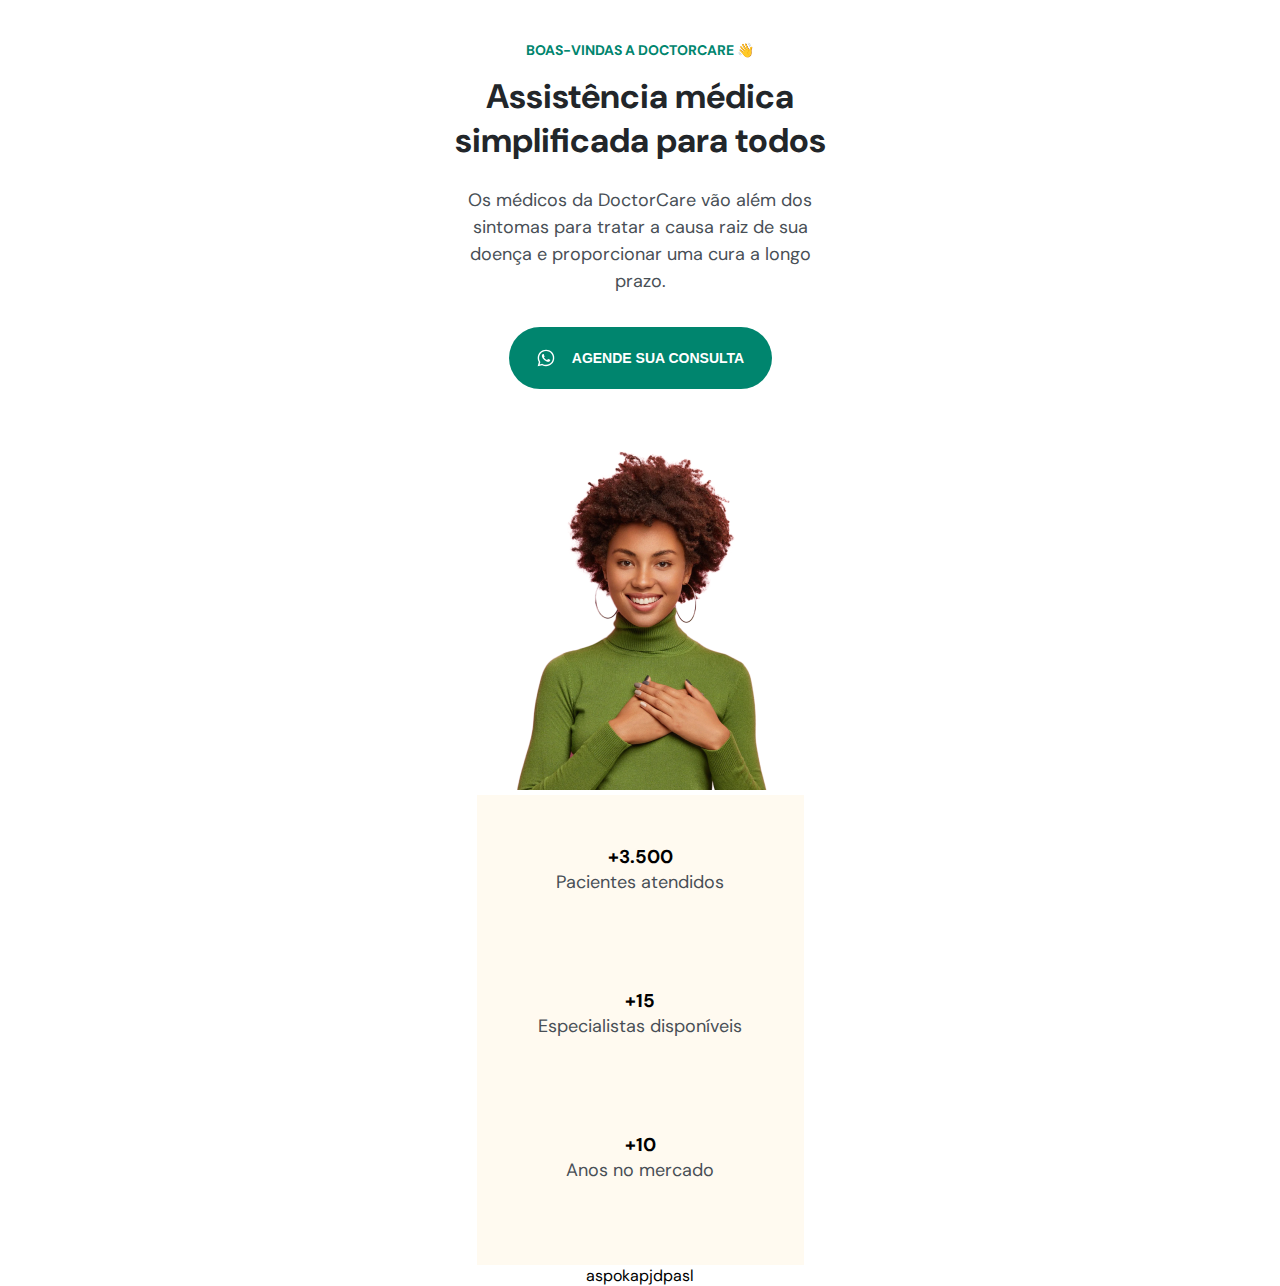
<file: index.html>
<!DOCTYPE html>
<html lang="pt-BR">
<head>
  <meta charset="UTF-8">
  <meta http-equiv="X-UA-Compatible" content="IE=edge">
  <meta name="viewport" content="width=device-width, initial-scale=1.0">
  <title>DoctorCare</title>

<link rel="stylesheet" href="/style.css" />

<link rel="preconnect" href="https://fonts.googleapis.com">
<link rel="preconnect" href="https://fonts.gstatic.com" crossorigin>
<link href="https://fonts.googleapis.com/css2?family=DM+Sans:wght@400;700&display=swap" rel="stylesheet">

</head>
<body>
  <header>
    <h4>BOAS-VINDAS A DOCTORCARE 👋</h4>
    <h1>Assistência médica simplificada para todos</h1>
    <p>
      Os médicos da DoctorCare vão além dos sintomas para tratar a causa raiz de sua doença e proporcionar uma cura a longo prazo.
    </p>
    <button>
      
      <svg width="20" height="20" viewBox="0 0 20 20" fill="none" xmlns="http://www.w3.org/2000/svg">
        <path d="M13.8337 11.6667C13.667 11.5833 12.5837 11.0833 12.417 11C12.2503 10.9167 12.0837 10.9167 11.917 11.0833C11.7503 11.25 11.417 11.75 11.2503 11.9167C11.167 12.0833 11.0003 12.0833 10.8337 12C10.2503 11.75 9.66699 11.4167 9.16699 11C8.75033 10.5833 8.33366 10.0833 8.00033 9.58334C7.91699 9.41668 8.00033 9.25001 8.08366 9.16668C8.16699 9.08334 8.25033 8.91668 8.41699 8.83334C8.50033 8.75001 8.58366 8.58334 8.58366 8.50001C8.66699 8.41668 8.66699 8.25001 8.58366 8.16668C8.50033 8.08334 8.08366 7.08334 7.91699 6.66668C7.83366 6.08334 7.66699 6.08334 7.50033 6.08334C7.41699 6.08334 7.25033 6.08334 7.08366 6.08334C6.91699 6.08334 6.66699 6.25001 6.58366 6.33334C6.08366 6.83334 5.83366 7.41668 5.83366 8.08334C5.91699 8.83334 6.16699 9.58334 6.66699 10.25C7.58366 11.5833 8.75033 12.6667 10.167 13.3333C10.5837 13.5 10.917 13.6667 11.3337 13.75C11.7503 13.9167 12.167 13.9167 12.667 13.8333C13.2503 13.75 13.7503 13.3333 14.0837 12.8333C14.2503 12.5 14.2503 12.1667 14.167 11.8333C14.167 11.8333 14.0003 11.75 13.8337 11.6667ZM15.917 4.08334C12.667 0.833344 7.41699 0.833344 4.16699 4.08334C1.50033 6.75001 1.00033 10.8333 2.83366 14.0833L1.66699 18.3333L6.08366 17.1667C7.33366 17.8333 8.66699 18.1667 10.0003 18.1667C14.5837 18.1667 18.2503 14.5 18.2503 9.91668C18.3337 7.75001 17.417 5.66668 15.917 4.08334ZM13.667 15.75C12.5837 16.4167 11.3337 16.8333 10.0003 16.8333C8.75033 16.8333 7.58366 16.5 6.50033 15.9167L6.25033 15.75L3.66699 16.4167L4.33366 13.9167L4.16699 13.6667C2.16699 10.3333 3.16699 6.16668 6.41699 4.08334C9.66699 2.00001 13.8337 3.08334 15.8337 6.25001C17.8337 9.50001 16.917 13.75 13.667 15.75Z" fill="white"/>
        </svg>
        
      
      Agende sua consulta
    </button>
    
    <img src="/assets/image.png" alt="Mulher negra vestindo moletom verde e sorrindo" />

    <div class="stats">
      <div class="stat">
        <h3>+3.500</h3>
        <p>Pacientes atendidos</p>
      </div>

      <div class="stat">
        <h3>+15</h3>
        <p>Especialistas disponíveis</p>
      </div>
      
      <div class="stat">
        <h3>+10</h3>
        <p>Anos no mercado</p>
      </div>
    </div>
  </header>
</body>
</html>
aspokapjdpasl
</file>
<file: style.css>
* {
  margin: 0;
  box-sizing: border-box;
}

:root {
  --primary-color: hsl(170, 100%, 26%);
  --headline: hsl(210, 11%, 15%);
  --paragraph: hsl(210, 9%, 31%);
  --brand-beige: hsl(39, 100%, 97%);
  font-size: 62.5%; /*1rem = 10px*/
}

body {
  font-family: 'DM Sans';
  font-size: 1.6rem;
  text-align: center;
}

header {
  width: 37.5rem;
  margin-right: auto;
  margin-left: auto;
  margin-top: 4.1rem;

}

h4 {
  font-size: 1.4rem;
  color: var(--primary-color);
  margin-bottom: 1.6rem;
}

h1 {
  font-size: 3.4rem;
  color: var(--headline);
  line-height: 130%;
  margin-bottom: 2.4rem;
}

p {
  font-size:1.8rem;
  color: var(--paragraph);
  line-height: 150%;
  font-weight: 400;
  margin-bottom: 3.2rem;
}

button{
  background: var(--primary-color);

  border: none;
  border-radius: 4rem;
  margin-bottom: 6rem;

  height: 6.2rem;
  width: 26.3rem; 

  color: #FFFFFF;
  text-transform: uppercase;
  font-size: 1.4rem;
  font-weight: 700;

  display: flex;
  align-items: center;
  justify-content: center;
  gap: 1.6rem;

  margin-right: auto;
  margin-left: auto;
}

.stats {
  width: 32.7rem;
  height: 47rem;

  margin-inline: auto;

  background-color: var(--brand-beige);

  display: flex;
  flex-direction: column;
  justify-content: center;
  gap: 6rem;
}

.stat h3

.stat p {
  margin: 0;

}
</file>
